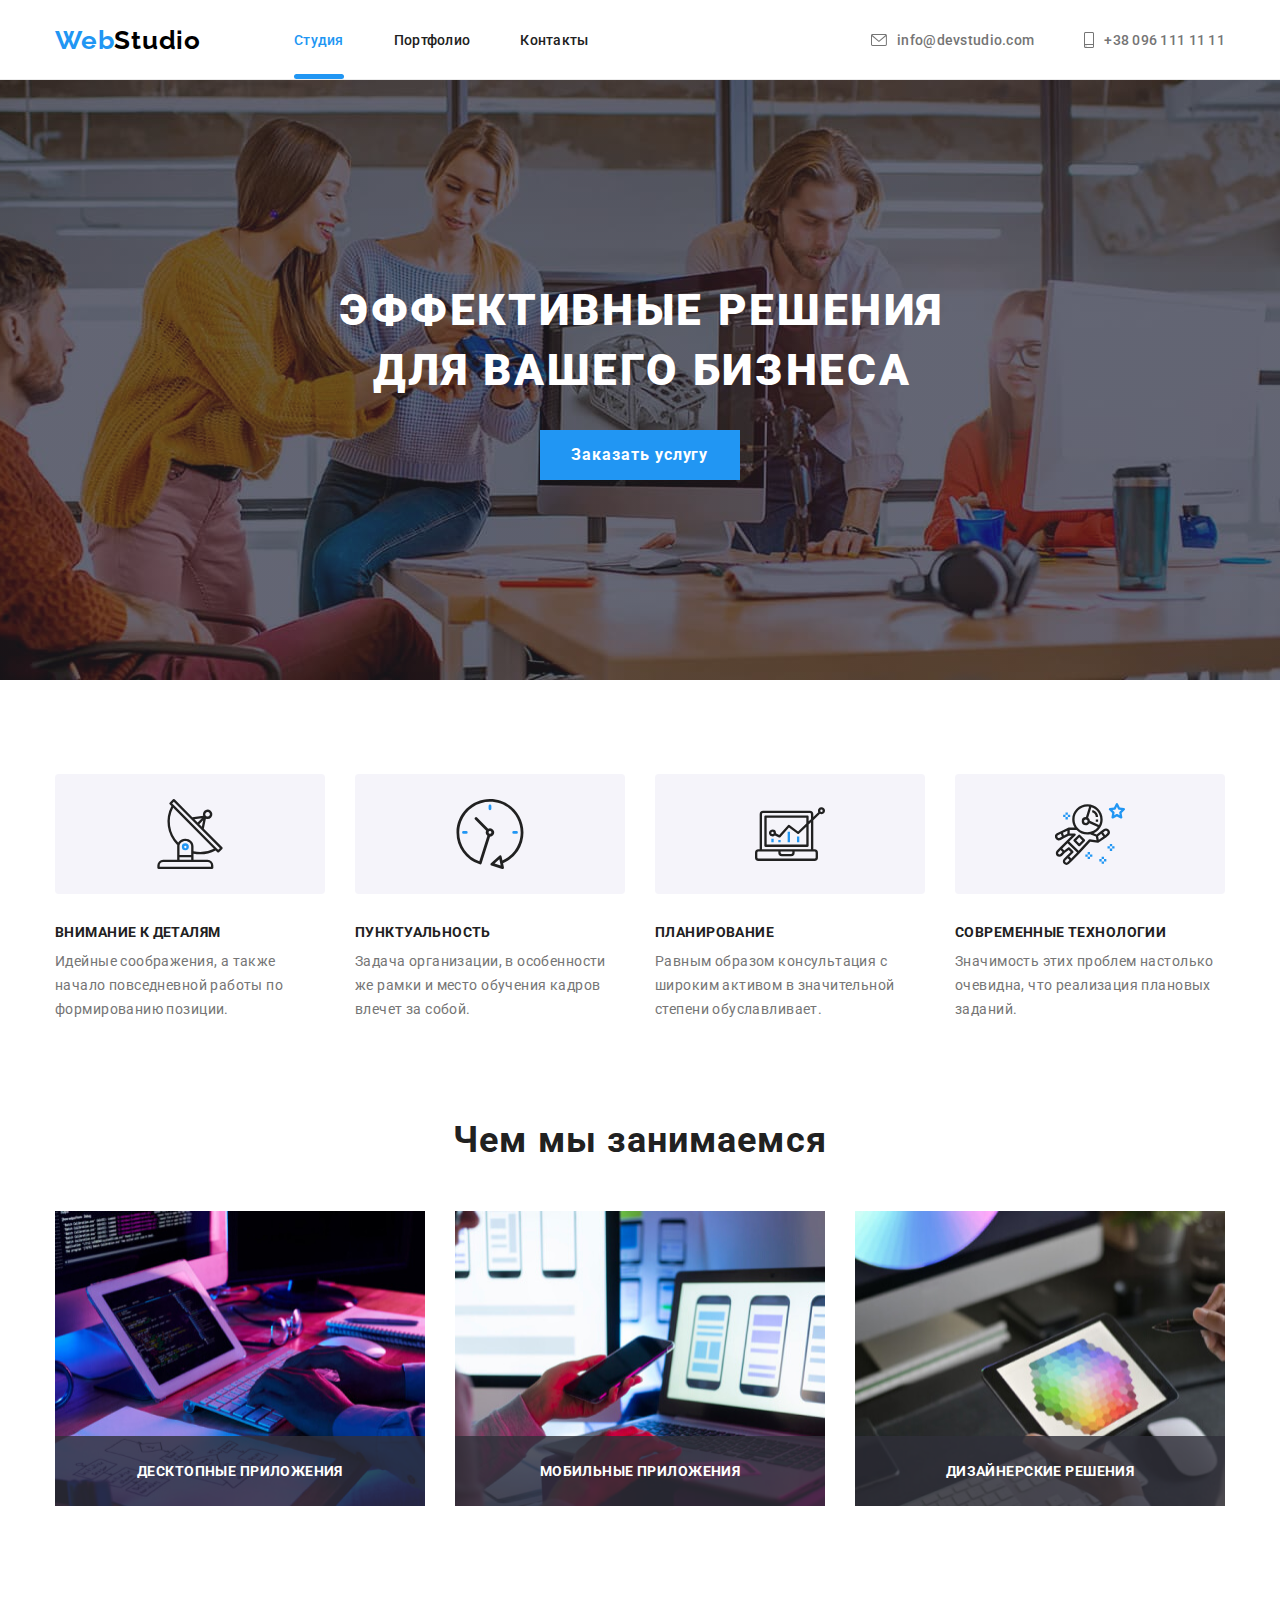
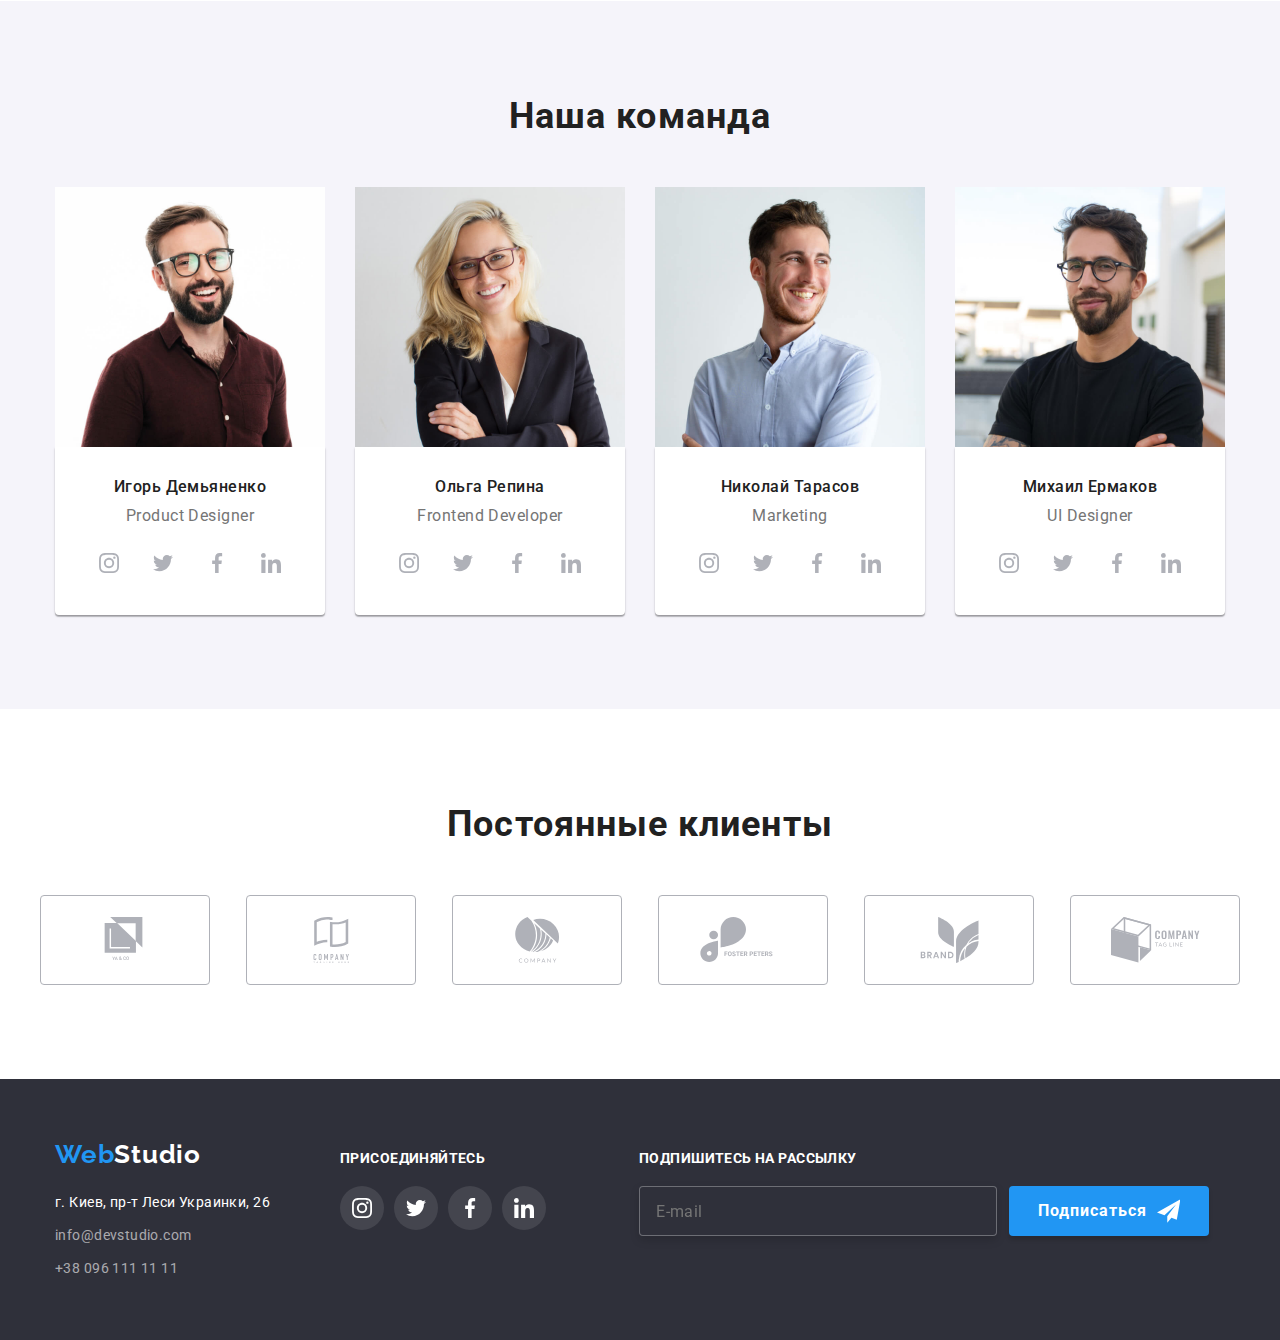
<file: index.html>
<!DOCTYPE html>
<html lang="ru">
    <head>
        <meta charset="UTF-8">
        <meta name="viewport" content="width=device-width, initial-scale=1.0">
        <title>Главная</title>
        <link rel="stylesheet" href="https://cdnjs.cloudflare.com/ajax/libs/modern-normalize/1.0.0/modern-normalize.css">
        <link rel="stylesheet" href="https://fonts.googleapis.com/css2?family=Raleway:wght@700&family=Roboto:wght@400;500;700;900&display=swap">
        <link rel="stylesheet" href="css/styles.css">
        <link rel="stylesheet" href="https://cdnjs.cloudflare.com/ajax/libs/animate.css/4.1.1/animate.min.css"/>
    </head>
    <body class="body">
        <!-- Шапка сайта -->
        <header class="header">
            <div class="container">
                <nav class="navigation">
                    <a class="logo link" href="./index.html" aria-label="логотип WebStudio">Web<span class="logo-text-header">Studio</span></a>
                    <ul class="navigation-list list">
                        <li class="navigation-list-item">
                            <a class="navigation-list-link-color link underline" href="">Студия</a>
                        </li> 
                        <li class="navigation-list-item">
                            <a class="navigation-list-link link" href="./portfolio.html">Портфолио</a>
                        </li>
                        <li class="navigation-list-item">
                            <a class="navigation-list-link link" href="">Контакты</a>
                        </li>
                    </ul>
                </nav>
                <!-- Контакты -->
                <address class="address">
                    <ul class="link list">
                        <li class="link-item">
                            <a class="header-contacts-link link" href="mailto:info@devstudio.com">
                                <svg class="icon-envelope">
                                    <use href="./images/sprite.svg#icon-envelope"></use>
                                </svg>
                                info@devstudio.com
                            </a>
                        </li>
                        <li class="link-item">
                            <a class="header-contacts-link link" href="tel:+380961111111">
                                <svg class="icon-smartphone">
                                    <use href="./images/sprite.svg#icon-smartphone"></use>
                                </svg>
                                +38 096 111 11 11
                            </a>
                        </li>
                    </ul>
                </address>
            </div>   
        </header>

        <main>
            <!-- HERO -->
            <section class="hero">
                <div class="container">
                    <h1 class="hero-subtitle">Эффективные решения для вашего бизнеса</h1>
                    <button class="model-btn" type="button" data-modal-open>Заказать услугу</button>
                </div>
            </section>
            <!-- Особенности -->
            <section class="features-section">
                <div class="container">
                    <h2 hidden>Особенности</h2>
                    <ul class="list">
                        <li class="list-item icon-antenna">
                            <h3 class="features-subtitle">Внимание к деталям</h3>
                            <p class="features-text">Идейные соображения, а также начало повседневной работы по формированию позиции.</p>
                        </li>
                        <li class="list-item icon-clock">
                            <h3 class="features-subtitle">Пунктуальность</h3>
                            <p class="features-text">Задача организации, в особенности же рамки и место обучения кадров влечет за собой.</p>
                        </li>
                        <li class="list-item icon-diagram">
                            <h3 class="features-subtitle">Планирование</h3>
                            <p class="features-text">Равным образом консультация с широким активом в значительной степени обуславливает.</p>
                        </li>
                        <li class="list-item icon-austronaut">
                            <h3 class="features-subtitle">Современные технологии</h3>
                            <p class="features-text">Значимость этих проблем настолько очевидна, что реализация плановых заданий.</p>
                        </li>
                    </ul>
                </div>
            </section>
            <!-- Галерея работ -->           
            <section class="gallery-section">
                <div class="container">
                    <h2 class="title">Чем мы занимаемся</h2>
                    <ul class="gallery-list list">
                        <li class="gallery-list-item">
                            <div class="gallery-list-img-wrapper">
                                <img class="gallery-img" src="./images/gallery/box1.jpg" alt="Человек набирает текст на клавиатуре" width="370" height="295">
                                <p class="overlay-gallery">Десктопные приложения</p>
                            </div>
                        </li>
                        <li class="gallery-list-item">
                            <div class="gallery-list-img-wrapper">
                                <img class="gallery-img" src="./images/gallery/box2.jpg" alt="Человек держит мобильный телефон перед монитором ноутбука" width="370" height="295">
                                <p class="overlay-gallery">Мобильные приложения</p>
                            </div>
                        </li>
                        <li class="gallery-list-item">
                            <div class="gallery-list-img-wrapper">
                                <img class="gallery-img" src="./images/gallery/box3.jpg" alt="Человек держит планшет перед монитором компьютера" width="370" height="295">
                                <p class="overlay-gallery">Дизайнерские решения</p>
                            </div>
                        </li>
                    </ul>
                </div>
            </section>           
            <!-- Наша команда -->
            <section class="team-section">
                <div class="container">
                    <h2 class="title">Наша команда</h2>
                    <ul class="team-list list">
                        <li class="team-item">
                            <img class="team-list-img" src="./images/team/demyanenko.jpg" alt="Фото Игорь Демьяненко" width="270" height="260">
                            <div class="item-container">
                                <h3 class="team-list-name">Игорь Демьяненко</h3>
                                <p class="team-text" lang="en">Product Designer</p>
                                <ul class="social-list list">
                                    <li class="social-list-item">
                                        <a class="social-list-link-light" href="">
                                            <svg class="social-list-svg-light">
                                                <use href="./images/sprite.svg#icon-instagram"></use>
                                            </svg>
                                        </a>
                                    </li>
                                    <li class="social-list-item">
                                        <a class="social-list-link-light" href="">
                                            <svg class="social-list-svg-light">
                                                <use href="./images/sprite.svg#icon-twitter"></use>
                                            </svg>
                                        </a>
                                    </li>
                                    <li class="social-list-item">
                                        <a class="social-list-link-light" href="">
                                            <svg class="social-list-svg-light">
                                                <use href="./images/sprite.svg#icon-facebook"></use>
                                            </svg>
                                        </a>
                                    </li>
                                    <li class="social-list-item">
                                        <a class="social-list-link-light" href="">
                                            <svg class="social-list-svg-light">
                                                <use href="./images/sprite.svg#icon-linkedin"></use>
                                            </svg>
                                        </a>
                                    </li>
                                </ul>
                            </div>
                        </li>
                        <li class="team-item">
                            <img class="team-list-img" src="./images/team/repina.jpg" alt="Фото Ольга Репина" width="270" height="260">
                            <div class="item-container"> 
                                <h3 class="team-list-name">Ольга Репина</h3>
                                <p class="team-text" lang="en">Frontend Developer</p>
                                <ul class="social-list list">
                                    <li class="social-list-item">
                                        <a class="social-list-link-light" href="">
                                            <svg class="social-list-svg-light">
                                                <use href="./images/sprite.svg#icon-instagram"></use>
                                            </svg>
                                        </a>
                                    </li>
                                    <li class="social-list-item">
                                        <a class="social-list-link-light" href="">
                                            <svg class="social-list-svg-light">
                                                <use href="./images/sprite.svg#icon-twitter"></use>
                                            </svg>
                                        </a>
                                    </li>
                                    <li class="social-list-item">
                                        <a class="social-list-link-light" href="">
                                            <svg class="social-list-svg-light">
                                                <use href="./images/sprite.svg#icon-facebook"></use>
                                            </svg>
                                        </a>
                                    </li>
                                    <li class="social-list-item">
                                        <a class="social-list-link-light" href="">
                                            <svg class="social-list-svg-light">
                                                <use href="./images/sprite.svg#icon-linkedin"></use>
                                            </svg>
                                        </a>
                                    </li>
                                </ul>
                            </div>
                        </li>
                        <li class="team-item">
                            <img class="team-list-img" src="./images/team/tarasov.jpg" alt="Фото Николай Тарасов" width="270" height="260">
                            <div class="item-container">
                                <h3 class="team-list-name">Николай Тарасов</h3>
                                <p class="team-text" lang="en">Marketing</p>
                                <ul class="social-list list">
                                    <li class="social-list-item">
                                        <a class="social-list-link-light" href="">
                                            <svg class="social-list-svg-light">
                                                <use href="./images/sprite.svg#icon-instagram"></use>
                                            </svg>
                                        </a>
                                    </li>
                                    <li class="social-list-item">
                                        <a class="social-list-link-light" href="">
                                            <svg class="social-list-svg-light">
                                                <use href="./images/sprite.svg#icon-twitter"></use>
                                            </svg>
                                        </a>
                                    </li>
                                    <li class="social-list-item">
                                        <a class="social-list-link-light" href="">
                                            <svg class="social-list-svg-light">
                                                <use href="./images/sprite.svg#icon-facebook"></use>
                                            </svg>
                                        </a>
                                    </li>
                                    <li class="social-list-item">
                                        <a class="social-list-link-light" href="">
                                            <svg class="social-list-svg-light">
                                                <use href="./images/sprite.svg#icon-linkedin"></use>
                                            </svg>
                                        </a>
                                    </li>
                                </ul>
                            </div>
                        </li>
                        <li class="team-item">
                           <img class="team-list-img" src="./images/team/ermakov.jpg" alt="Фото Михаил Ермаков" width="270" height="260">
                           <div class="item-container">
                                <h3 class="team-list-name">Михаил Ермаков</h3>
                                <p class="team-text" lang="en">UI Designer</p>
                                <ul class="social-list list">
                                    <li class="social-list-item">
                                        <a class="social-list-link-light" href="">
                                            <svg class="social-list-svg-light">
                                                <use href="./images/sprite.svg#icon-instagram"></use>
                                            </svg>
                                        </a>
                                    </li>
                                    <li class="social-list-item">
                                        <a class="social-list-link-light" href="">
                                            <svg class="social-list-svg-light">
                                                <use href="./images/sprite.svg#icon-twitter"></use>
                                            </svg>
                                        </a>
                                    </li>
                                    <li class="social-list-item">
                                        <a class="social-list-link-light" href="">
                                            <svg class="social-list-svg-light">
                                                <use href="./images/sprite.svg#icon-facebook"></use>
                                            </svg>
                                        </a>
                                    </li>
                                    <li class="social-list-item">
                                        <a class="social-list-link-light" href="">
                                            <svg class="social-list-svg-light">
                                                <use href="./images/sprite.svg#icon-linkedin"></use>
                                            </svg>
                                        </a>
                                    </li>
                                </ul>
                            </div>
                        </li>   
                    </ul>
                </div>
            </section>
            <!-- Клиенты -->
            <section class="customers">
                <div class="container">
                    <h2 class="title">Постоянные клиенты</h2>
                    <ul class="customers-list list">
                        <li class="customers-item">
                            <a class="customers-item-link" href="">
                                <svg class="logo-list-svg">
                                    <use href="./images/sprite.svg#icon-logo1"></use>
                                </svg>
                            </a>
                        </li>
                        <li class="customers-item">
                            <a class="customers-item-link" href="">
                                <svg class="logo-list-svg">
                                    <use href="./images/sprite.svg#icon-logo2"></use>
                                </svg>
                            </a>
                        </li>
                        <li class="customers-item">
                            <a class="customers-item-link" href="">
                                <svg class="logo-list-svg">
                                    <use href="./images/sprite.svg#icon-logo3"></use>
                                </svg>
                            </a>
                        </li>
                        <li class="customers-item">
                            <a class="customers-item-link" href="">
                                <svg class="logo-list-svg">
                                    <use href="./images/sprite.svg#icon-logo4"></use>
                                </svg>
                            </a>
                        </li>
                        <li class="customers-item">
                            <a class="customers-item-link" href="">
                                <svg class="logo-list-svg">
                                    <use href="./images/sprite.svg#icon-logo5"></use>
                                </svg>
                            </a>
                        </li>
                        <li class="customers-item">
                            <a class="customers-item-link" href="">
                                <svg class="logo-list-svg">
                                    <use href="./images/sprite.svg#icon-logo6"></use>
                                </svg>
                            </a>
                        </li>
                    </ul>
                </div>
            </section>           
        </main>
        <!-- Подвал -->        
        <footer class="footer">
            <div class="container">
                <div class="footer-left-part">
                    <a class="logo link" href="./index.html" aria-label="логотип WebStudio">Web<span class="logo-white">Studio</span></a>
                    <address class="footer-address">
                        <ul class="footer-contacts footer-list address">
                            <li class="footer-item-address link">
                                <a class="footer-item-address-link link" href="https://goo.gl/maps/nuCdKgG8ZwwF333L9" target="_blank">г. Киев, пр-т Леси Украинки, 26</a>
                            </li>
                            <li class="footer-item">
                                <a class="footer-item-link link" href="mailto:info@devstudio.com">info@devstudio.com</a>
                            </li>
                            <li class="footer-item">
                                <a class="footer-item-link link" href="tel:+380961111111">+38 096 111 11 11</a>
                            </li>
                        </ul>
                    </address>
                </div>
                <div class="footer-right-part">
                    <h3 class="subtitle">присоединяйтесь</h3>
                    <ul class="footer-social-list list">
                        <li class="footer-social-list-item">
                            <a class="social-list-link-dark" href="">
                                <svg class="social-list-svg-dark">
                                    <use href="./images/sprite.svg#icon-instagram"></use>
                                </svg>
                            </a>
                        </li>
                        <li class="social-list-item">
                            <a class="social-list-link-dark" href="">
                                <svg class="social-list-svg-dark">
                                    <use href="./images/sprite.svg#icon-twitter"></use>
                                </svg>
                            </a>
                        </li>
                        <li class="social-list-item">
                            <a class="social-list-link-dark" href="">
                                <svg class="social-list-svg-dark">
                                    <use href="./images/sprite.svg#icon-facebook"></use>
                                </svg>
                            </a>
                        </li>
                        <li class="social-list-item">
                            <a class="social-list-link-dark" href="">
                                <svg class="social-list-svg-dark">
                                    <use href="./images/sprite.svg#icon-linkedin"></use>
                                </svg>
                            </a>
                        </li>
                    </ul>
                </div>
                <form action="#" method="GET" class="subscription-form">
                    <h3 class="subtitle">Подпишитесь на рассылку</h3>
                    <div class="subscription-input">
                        <input type="email" class="subscription-form_input" name="user-email-for-subscription" id="user-email-for-subscription" placeholder="E-mail" required>
                        <button type="submit" class="subscription-form-btn"> Подписаться
                            <svg class="social-svg">
                                <use href="./images/sprite.svg#icon-telegram"></use>
                            </svg>
                        </button>
                    </div>
                </form>
            </div>
        </footer>
        <div class="backdrop is-hidden" data-modal>
            <div class="modal animate__bounceIn">
                <button type="button" class="close-btn" data-modal-close>
                    <svg class="button-close-svg">
                        <use href="./images/sprite.svg#icon-close"></use>
                    </svg>
                </button>
                <form action="#" method="GET" class="contact-form">
                    <h3 class="modal-subtitle">Оставьте свои данные, мы вам перезвоним</h3>
                    <label class="modal-paragraph" for="user-name">
                        Имя
                        <span class="modal-paragraph-wrapper">
                            <input type="text" class="contact-form_input" name="user-name" id="user-name" required>
                            <svg width="12" height="12" class="modal-svg">
                                <use href="./images/sprite.svg#icon-man"></use>
                            </svg>
                        </span>
                    </label> 
                    <label class="modal-paragraph" for="user-phone">
                        Телефон
                        <span class="modal-paragraph-wrapper">
                            <input type="tel" class="contact-form_input" name="user-phone" id="user-phone" required>
                            <svg width="13" height="13" class="modal-svg">
                                <use href="./images/sprite.svg#icon-tel"></use>
                            </svg>
                        </span>
                    </label> 
                    <label class="modal-paragraph" for="user-email">
                        Почта
                        <span class="modal-paragraph-wrapper">
                            <input type="email" class="contact-form_input" name="user-email" id="user-email" required>
                            <svg width="15" height="12" class="modal-svg">
                                <use href="./images/sprite.svg#icon-mail"></use>
                            </svg>
                        </span>
                    </label>
                    <h4 class="contact-form_group-title">Комментарий</h4> 
                    <textarea name="user-message" class="contact-form_message" placeholder="Введите текст"></textarea>
                    <input type="checkbox" class="contact-form_radio visually-hidden" name="check-policy" value="accapt-policy" id="check-policy">
                    <label class="checkbox-text" for="check-policy">Соглашаюсь с рассылкой и принимаю &nbsp;<a class="checkbox-link" href="#">Условия договора</a></label>
                    <div class="btn-wrapper"> 
                        <button type="submit" class="contact-form-btn">Отправить</button>
                    </div>
                </form>
            </div>
        </div>
        <script src="./js/modal.js"></script>
    </body>
</html>
</file>
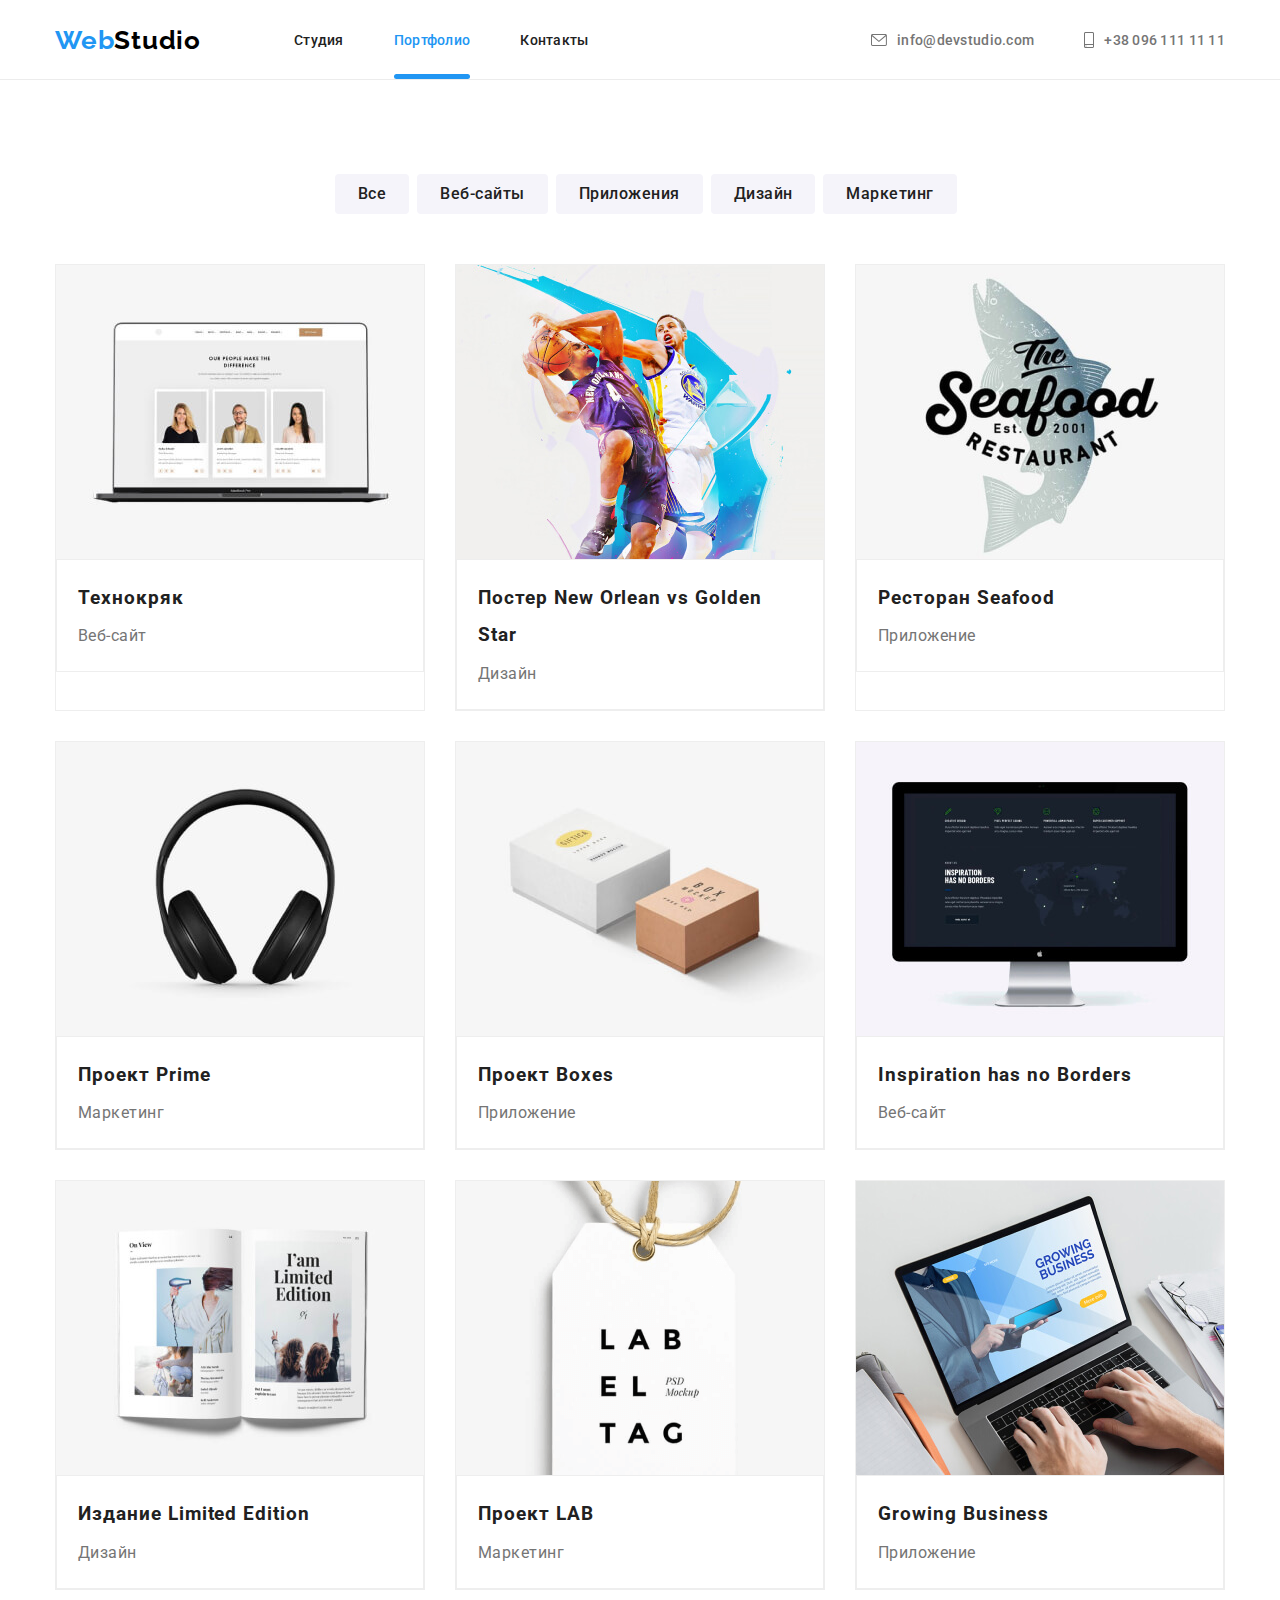
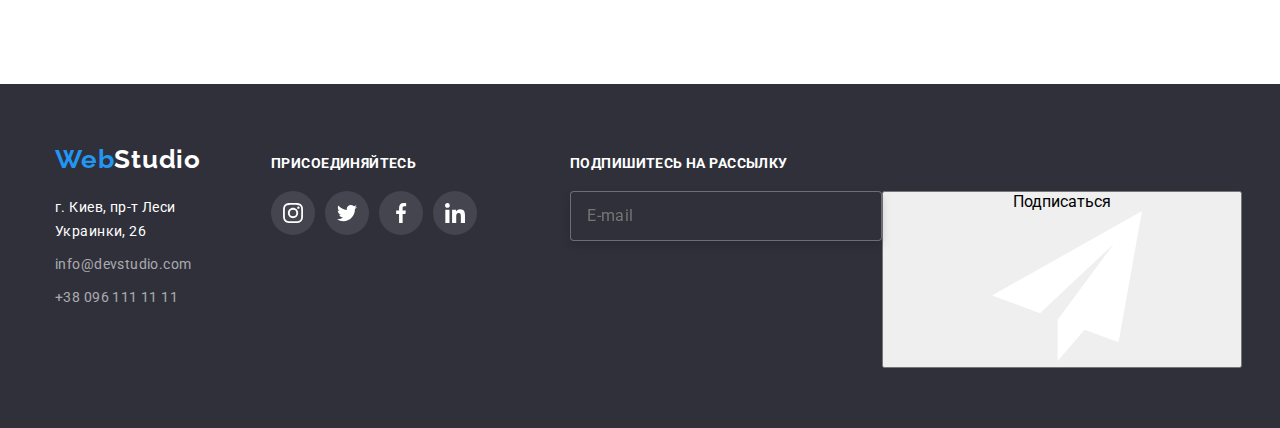
<file: portfolio.html>
<!DOCTYPE html>
<html lang="ru">
<head>
    <meta charset="UTF-8">
    <meta name="viewport" content="width=device-width, initial-scale=1.0">
    <title>Портфолио</title>
    <link rel="stylesheet" href="https://cdnjs.cloudflare.com/ajax/libs/modern-normalize/1.0.0/modern-normalize.css">
    <link rel="stylesheet" href="https://fonts.googleapis.com/css2?family=Raleway:wght@700&family=Roboto:wght@400;500;700;900&display=swap">
    <link rel="stylesheet" href="./css/styles.css">
</head>

<body class="body">
    <!-- Шапка сайта -->
    <header class="header">
        <div class="container">
            <nav class="navigation">
                <a class="logo link" href="./index.html" aria-label="логотип WebStudio">Web<span class="logo-text-header">Studio</span></a>
                <ul class="navigation-list list">
                    <li class="navigation-list-item">
                        <a class="navigation-list-link link" href="./index.html">Студия</a>
                    </li> 
                    <li class="navigation-list-item">
                        <a class="navigation-list-link-color link underline" href="">Портфолио</a>
                    </li>
                    <li class="navigation-list-item">
                        <a class="navigation-list-link link" href="">Контакты</a>
                    </li>
                </ul>
            </nav>
            <!-- Контакты -->
            <address class="address">
                <ul class="link list">
                    <li class="link-item">
                        <a class="header-contacts-link link" href="mailto:info@devstudio.com">
                            <svg class="icon-envelope">
                                <use href="./images/sprite.svg#icon-envelope"></use>
                            </svg>
                            info@devstudio.com
                        </a>
                    </li>
                    <li class="link-item">
                        <a class="header-contacts-link link" href="tel:+380961111111">
                            <svg class="icon-smartphone">
                                <use href="./images/sprite.svg#icon-smartphone"></use>
                            </svg>
                            +38 096 111 11 11
                        </a>
                    </li>
                </ul>
            </address>
        </div>
    </header>
    <!-- Все -->
    <main>
        <!-- Шапка галереи -->
        <section class="portfolio-section">
            <div class="container">
                <h1 hidden>Веб-студия</h1>
                <ul class="portfolio-list list">
                    <li class="portfolio-item">
                        <button class="portfolio-model-btn" type="button">Все</button>
                    </li>
                    <li class="portfolio-item">
                        <button class="portfolio-model-btn" type="button">Веб-сайты</button>
                    </li>
                    <li class="portfolio-item">
                        <button class="portfolio-model-btn" type="button">Приложения</button>
                    </li>
                    <li class="portfolio-item">
                        <button class="portfolio-model-btn" type="button">Дизайн</button>
                    </li>
                    <li class="portfolio-item">
                        <button class="portfolio-model-btn" type="button">Маркетинг</button>
                    </li>
                </ul>
                <!-- Галерея -->
                <h2 class="visually-hidden">Site</h2>
                <ul class="gallery-portfolio-list list">
                    <li class="gallery-portfolio-item">
                        <a class="gallery-portfolio-link link" href="">
                            <div class="gallery-portfolio-img-wrapper">
                                <img class="gallery-portfolio-img" src="./images/portfolio/technocryk.jpg" alt="Три специалиста на экране ноутбука">
                                <p class="overlay">
                                Технокряк это современная площадка распространения коронавируса. Компании используют эту платформу для цифрового шпионажа и атак на защищённые сервера конкурентов.
                                </p>
                            </div>
                            <div class="portfolio-container">
                                <h3 class="gallery-portfolio-subtitle">Технокряк</h3>
                                <p class="gallery-portfolio-text">Веб-сайт</p>
                            </div>
                        </a>
                    </li>
                    <li class="gallery-portfolio-item">
                        <a class="gallery-portfolio-link link" href="">
                            <div class="gallery-portfolio-img-wrapper">
                                <img class="gallery-portfolio-img" src="./images//portfolio/poster.jpg" alt="Постер New Orlean vs Golden Star">
                                <p class="overlay"></p>
                            </div>
                            <div class="portfolio-container">
                                <h3 class="gallery-portfolio-subtitle">Постер New Orlean vs Golden Star</h3>
                                <p class="gallery-portfolio-text">Дизайн</p>
                            </div>
                        </a>
                    </li>
                    <li class="gallery-portfolio-item">
                        <a class="gallery-portfolio-link link" href="">
                            <div class="gallery-portfolio-img-wrapper">
                                <img class="gallery-portfolio-img" src="./images/portfolio/seafood.jpg" alt="Логотип ресторана Seafood">
                                <p class="overlay"></p>
                            </div>
                            <div class="portfolio-container">
                                <h3 class="gallery-portfolio-subtitle">Ресторан Seafood</h3>
                                <p class="gallery-portfolio-text">Приложение</p>
                            </div>    
                        </a>
                    </li>
                    <li class="gallery-portfolio-item">
                        <a class="gallery-portfolio-link link" href="">
                            <div class="gallery-portfolio-img-wrapper">
                                <img class="gallery-portfolio-img" src="./images/portfolio/prime.jpg" alt="Наушники">
                                <p class="overlay"></p>
                            </div>
                            <div class="portfolio-container">
                                <h3 class="gallery-portfolio-subtitle">Проект Prime</h3>
                                <p class="gallery-portfolio-text">Маркетинг</p>
                            </div>    
                        </a>
                    </li>
                    <li class="gallery-portfolio-item">
                        <a class="gallery-portfolio-link link" href="">
                            <div class="gallery-portfolio-img-wrapper">
                                <img class="gallery-portfolio-img" src="./images/portfolio/boxes.jpg" alt="Белая и бежевая коробки">
                                <p class="overlay"></p>
                            </div>
                            <div class="portfolio-container">
                                <h3 class="gallery-portfolio-subtitle">Проект Boxes</h3>
                                <p class="gallery-portfolio-text">Приложение</p>
                            </div>    
                        </a>
                    </li>
                    <li class="gallery-portfolio-item">
                        <a class="gallery-portfolio-link link" href="">
                            <div class="gallery-portfolio-img-wrapper">
                                <img class="gallery-portfolio-img" src="./images/portfolio/web-site.jpg" alt="Включенный монитор компьютера">
                                <p class="overlay"></p>
                            </div>
                            <div class="portfolio-container">
                                <h3 class="gallery-portfolio-subtitle" lang="en">Inspiration has no Borders</h3>
                                <p class="gallery-portfolio-text">Веб-сайт</p>
                            </div>    
                        </a>
                    </li>
                    <li class="gallery-portfolio-item">
                        <a class="gallery-portfolio-link link" href="">
                            <div class="gallery-portfolio-img-wrapper">
                                <img class="gallery-portfolio-img" src="./images/portfolio/edition.jpg" alt="Раскрытый журнал">
                                <p class="overlay"></p>
                            </div>
                            <div class="portfolio-container">
                                <h3 class="gallery-portfolio-subtitle">Издание Limited Edition</h3>
                                <p class="gallery-portfolio-text">Дизайн</p> 
                            </div>    
                        </a> 
                    </li>
                    <li class="gallery-portfolio-item">
                        <a class="gallery-portfolio-link link" href="">
                            <div class="gallery-portfolio-img-wrapper">
                                <img class="gallery-portfolio-img" src="./images/portfolio/lab.png" alt="Бирка">
                                <p class="overlay"></p>
                            </div>
                            <div class="portfolio-container">
                                <h3 class="gallery-portfolio-subtitle">Проект LAB</h3>
                                <p class="gallery-portfolio-text">Маркетинг</p>
                            </div>    
                        </a>
                    </li>
                    <li class="gallery-portfolio-item">
                        <a class="gallery-portfolio-link link" href="">
                            <div class="gallery-portfolio-img-wrapper">
                                <img class="gallery-portfolio-img" src="./images/portfolio/application.jpg" alt="Человек работает с ноутбука">
                                <p class="overlay"></p>
                            </div>
                            <div class="portfolio-container">
                                <h3 class="gallery-portfolio-subtitle" lang="en">Growing Business</h3>
                                <p class="gallery-portfolio-text">Приложение</p>
                            </div>
                        </a>
                    </li>
                </ul>
            </div>
        </section>
    </main>
    <!-- Подвал -->        
    <footer class="footer">
        <div class="container">
            <div class="footer-left-part">
                <a class="logo link" href="./index.html" aria-label="логотип WebStudio">Web<span class="logo-white">Studio</span></a>
                <address class="footer-address">
                    <ul class="footer-contacts footer-list address">
                        <li class="footer-item-address link">
                            <a class="footer-item-address-link link" href="https://goo.gl/maps/nuCdKgG8ZwwF333L9" target="_blank">г. Киев, пр-т Леси Украинки, 26</a>
                        </li>
                        <li class="footer-item">
                            <a class="footer-item-link link" href="mailto:info@devstudio.com">info@devstudio.com</a>
                        </li>
                        <li class="footer-item">
                            <a class="footer-item-link link" href="tel:+380961111111">+38 096 111 11 11</a>
                        </li>
                    </ul>
                </address>
            </div>
            <div class="footer-right-part">
                <h3 class="subtitle">присоединяйтесь</h3>
                <ul class="footer-social-list list">
                    <li class="footer-social-list-item">
                        <a class="social-list-link-dark" href="">
                            <svg class="social-list-svg-dark">
                                <use href="./images/sprite.svg#icon-instagram"></use>
                            </svg>
                        </a>
                    </li>
                    <li class="social-list-item">
                        <a class="social-list-link-dark" href="">
                            <svg class="social-list-svg-dark">
                                <use href="./images/sprite.svg#icon-twitter"></use>
                            </svg>
                        </a>
                    </li>
                    <li class="social-list-item">
                        <a class="social-list-link-dark" href="">
                            <svg class="social-list-svg-dark">
                                <use href="./images/sprite.svg#icon-facebook"></use>
                            </svg>
                        </a>
                    </li>
                    <li class="social-list-item">
                        <a class="social-list-link-dark" href="">
                            <svg class="social-list-svg-dark">
                                <use href="./images/sprite.svg#icon-linkedin"></use>
                            </svg>
                        </a>
                    </li>
                </ul>
            </div>
            <form action="#" method="GET" class="subscription-form">
                <h3 class="subtitle">Подпишитесь на рассылку</h3>
                <div class="subscription-input">
                    <input type="email" class="subscription-form_input" name="user-email" id="user-email" placeholder="E-mail" required>
                    <button type="submit" class="subscription-form_submit"> Подписаться
                        <svg class="social-svg">
                            <use href="./images/sprite.svg#icon-telegram"></use>
                        </svg>
                    </button>
                </div>
            </form>
        </div>
    </footer>
</body>
</html>
</file>
<file: css/styles.css>
:root {
    --main-font: "Roboto", sans-serif;
    --secondary-font: "Raleway", sans-serif;
    --main-text-color: #757575;
    --the-text-color-of-subtitle: #212121;
    --accent-color: #2196F3;
    --footer-color-item:  rgba(255, 255, 255, 0.6);
    --footer-color-item-address: #fff;
    --background-footer: #2F303A;
    --background-section: #F5F4FA;
    --logo-text-footer: #fff;
    --logo-text-header: #000;
    --color-svg: #afb1b8;
}

*,
*::before,
*::after {
    margin: 0;
    padding: 0;
}

/* =============== COMPONENTS =============== */
body {
    font-family: var(--main-font);
    font-style: normal;
}

.visually-hidden {
    position: absolute !important;
    clip: rect(1px 1px 1px 1px); /* IE6, IE7 */
    clip: rect(1px, 1px, 1px, 1px);
    padding: 0 !important;
    border: 0 !important;
    height: 1px !important;
    width: 1px !important;
    overflow: hidden;
  }

.list {
   list-style: none;
}

.link {
    text-decoration: none;
}

.address {
    font-style: normal;
}

img {
    display: block;
}

.title {
    height: 42px;
    margin-bottom: 50px;
    font-weight: 700;
    font-size: 36px;
    line-height: 1.167;
    text-align: center;
    letter-spacing: 0.03em;
    color: var(--the-text-color-of-subtitle); 
}

.container {
    width: 1200px;
    padding: 0 15px;
    margin: 0 auto;
    align-items: center;
}
/* =============== END COMPONENTS =============== */

/* =============== HEADER =============== */
.header {
    height: 80px;
    padding: 25px 0;
    border-bottom: 1px solid #ececec;
}
.header .container {
    display: flex;
}

.navigation {
    display: flex;
    align-items: center;
}

.header .navigation-list {
    display: flex;
}

.header .link {
    display: flex; 
}

.address {
    margin-left: auto;
}

.link-item:not(:last-child) {
    margin-right: 50px;
} 

.header .logo {
    margin-right: 93px;
}

.logo {
    font-family: var(--secondary-font);
    font-weight: 700;
    font-size: 26px;
    line-height: 1.192;
    letter-spacing: 0.03em;
    color: var(--accent-color);
}

.navigation-list-item:not(:last-child) {
    margin-right: 50px;
}
 
.logo-text-header {
    color: var(--logo-text-header);
}

.navigation-list-link {
    font-weight: 500;
    font-size: 14px;
    line-height: 1.143;
    letter-spacing: 0.02em;
    color: var(--the-text-color-of-subtitle);
    transition: all 250ms cubic-bezier(0.4, 0, 0.2, 1)
}

.header-contacts-link {
    display: flex;
    align-items: center;
    font-weight: 500;
    font-size: 14px;
    line-height: 1.143;
    letter-spacing: 0.02em;
    color: var(--main-text-color);
    transition: all 250ms cubic-bezier(0.4, 0, 0.2, 1);
}

.header-contacts-link:hover .icon-envelope,
.header-contacts-link:focus .icon-envelope {
    fill: var(--accent-color);
}

.icon-envelope {
    width: 16px;
    height: 12px;
    margin-right: 10px;
    fill: #757575;
    transition: all 250ms cubic-bezier(0.4, 0, 0.2, 1)
}

.header-contacts-link:hover .icon-smartphone,
.header-contacts-link:focus .icon-smartphone {
    fill: var(--accent-color);
}

.icon-smartphone {
    width: 10px;
    height: 16px;
    margin-right: 10px;
    fill: #757575;
    transition: all 250ms cubic-bezier(0.4, 0, 0.2, 1)
}

.navigation-list-link:hover,
.navigation-list-link:focus,
.header-contacts-link:hover,
.header-contacts-link:focus {
    color: var(--accent-color);
}

.navigation-list-link-color {
    position: relative;
    display: block;
    font-weight: 500;
    font-size: 14px;
    line-height: 1.143;
    letter-spacing: 0.02em;
    color: var(--accent-color);
}

.underline::after {
    position: absolute;
    left: 0;
    content: "";
    display: block;
    height: 5px;
    width: 100%;
    bottom: -31px;
    border-radius: 4px;
    background-color: var(--accent-color);
}

/* =============== END HEADER =============== */

/* =============== HERO =============== */
.hero .container {
    height: 600px;
    padding-top: 200px;
    padding-bottom: 200px;
}
.hero {
    max-width: 1600px;
    height: 600px;
    margin-left: auto;
    margin-right: auto;
    background-image: linear-gradient(
        rgba(47, 48, 58, 0.4), 
        rgba(47, 48, 58, 0.4)
    ),
        url("../images/hero/bg.jpg");
    background-repeat: no-repeat;
    background-position: center;
    background-size: cover;
    text-align: center;
}

.hero-subtitle {
    margin-left: 237px;
    width: 700px; 
    font-weight: 900;
    font-size: 44px;
    line-height: 1.364;
    letter-spacing: 0.06em;
    text-transform: uppercase;
    color: #fff;
}

.model-btn { 
    display: flex;
    align-items: center;
    padding: 10px 30px;
    min-width: 200px;
    height: 50px;
    margin-top: 30px;
    margin-left: 485px;
    border: 1px solid transparent;
    font-family: var(--main-font);
    font-weight: 700;
    font-size: 16px;
    line-height: 1.875;
    letter-spacing: 0.06em;
    color: #fff;
    background: var(--accent-color);
    /* transform: scale(1.25); */
}
/* =============== END HERO =============== */

/* =============== MODAL FORM =============== */
.backdrop {
    position: fixed;
    top: 0;
    left: 0;
    width: 100%;
    height: 100%;
    background: rgba(0, 0, 0, 0.2);
    transition: all 250ms linear;
}

.backdrop.is-hidden {
    opacity: 0;
    pointer-events: none;
    visibility: hidden;
    transition: all 250ms linear 250ms;
}

.backdrop.is-hidden .modal {
    transform: translate(-50%, -50%) scale(0);
    transition: all 250ms linear 0ms;
}

.modal {
    position: absolute;
    top: 50%;
    left: 50%;
    transform: translate(-50%, -50%) scale(1);
    width: 528px;
    height: 590px; 
    padding: 40px;
    background-color: #fff;
    box-shadow: 0px 1px 3px rgba(0, 0, 0, 0.12), 0px 1px 1px rgba(0, 0, 0, 0.14), 0px 2px 1px rgba(0, 0, 0, 0.2);
    border-radius: 4px;
    transition: all 250ms linear 250ms;
}

.close-btn {
    position: absolute;
    top: 8px;
    right: 8px;
    width: 30px;
    height: 30px;
    background-color: #fff;
    border: 1px solid rgba(0, 0, 0, 0.1);
    border-radius: 50%;
    cursor: pointer;
    transition: fill 250ms cubic-bezier(0.4, 0, 0.2, 1);
}

.close-btn:focus + .button-close-svg {
    fill: var(--accent-color);
}

.button-close-svg {
    position: absolute;
    top: 50%;
    left: 50%;
    transform: translate(-50%, -50%);
    width: 18px;
    height: 18px;
    transition: fill 2500ms cubic-bezier(0.4, 0, 0.2, 1);
}

.contact-form {
    display: flex;
    flex-direction: column;
}

.modal-subtitle {
    margin-bottom: 12px;
    font-weight: 700;
    font-size: 20px;
    text-align: center;
    letter-spacing: 0.03em;
    color: var(--the-text-color-of-subtitle);
}

.modal-paragraph {
    margin-bottom: 10px;
    font-weight: 400;
    font-size: 12px;
    line-height: 1.667;
    letter-spacing: 0.01em;
    color: var(--main-text-color);
}

.modal-paragraph-wrapper {
    position: relative;
    display: block;
}

.contact-form_input {
   display: block;
   width: 100%;
   height: 40px;
   padding-left: 42px;
   font-weight: 400;
   font-size: 12px;
   line-height: 1.143;
   letter-spacing: 0.01em;
   color: rgba(117, 117, 117, 0.5);
   border: 1px solid rgba(33, 33, 33, 0.2);
   border-radius: 4px;
   cursor: pointer;
}

.contact-form_input:focus {
    border: 1px solid #2196F3;
}

.contact-form_input:focus + .modal-svg {
    fill: var(--accent-color);
}

.modal-svg {
    position: absolute;
    top: 50%;
    left: 12px;
    width: 18px;
    height: 18px; 
    transform: translateY(-50%);
}

.contact-form_group{
    padding-bottom: 10px;
}

.contact-form_group-title {
    font-weight: 400;
    font-size: 12px;
    line-height: 1.667;
    letter-spacing: 0.01em;
    color: var(--main-text-color);
}

.contact-form_message {
    width: 100%;
    height: 120px;
    padding: 12px 16px;
    margin-bottom: 20px;
    resize: none;
    font-weight: 400;
    font-size: 12px;
    line-height: 1.143;
    letter-spacing: 0.01em;
    color: rgba(117, 117, 117, 0.5);
    border: 1px solid rgba(33, 33, 33, 0.2);
    border-radius: 4px;
}

.checkbox-text {
    display: flex;
    align-items: center;
    font-weight: 400;
    font-size: 14px;
    line-height: 1.714;
    letter-spacing: 0.03em;
    color: var(--main-text-color);
    margin-bottom: 30px;
}

.checkbox-text::before {
    content: "";
    display: inline-block;
    width: 16px;
    height: 15px;
    margin-right: 7px;
    border: 2px solid #212121;
    border-radius: 3px;
}

.contact-form_radio:checked + .checkbox-text::before {
    display: inline-flex;
    background: var(--accent-color);
    border: 3px solid transparent; 
    background-image: url("../images/icon-check.svg");
    background-size: contain;
    background-origin: border-box;
    background-repeat: no-repeat;
    background-position: center;
    
} 

.checkbox-link {
    color: var(--accent-color);
}

.btn-wrapper {
    display: flex;
    justify-content: center;
}

.contact-form-btn {
    align-self: flex-start;
    text-align: center;
    width: 200px;
    height: 50px;
    font-weight: 700;
    font-size: 16px;
    line-height: 1.875;
    letter-spacing: 0.06em;
    background: #188CE8;
    color: #fff;
    border: 1px solid transparent;
    box-shadow: 0px 4px 4px rgba(0, 0, 0, 0.15);
    border-radius: 4px;
    cursor: pointer;
}
/* =============== END MODAL FORM =============== */

/* =============== FEATURES =============== */
.features-section {
    padding: 94px 0;
}

.features-section .list {
    display: flex;
    justify-content: space-between; 
}

.list-item {
    align-self: center;
    width: 270px;
    height: 251px;
}

.list-item::before {
    display: block;
    content: "";
    height: 120px;
    background-size: 70px 70px;
    background-repeat: no-repeat;
    background-position: center;
    background-color: #f5f4fA;
    margin-bottom: 30px;
    border-radius: 4px;
}

.icon-antenna::before {
    background-image: url("../images/antenna.svg");
}

.icon-clock::before {
    background-image: url("../images/clock.svg");
}

.icon-diagram::before {
    background-image: url("../images/diagram.svg");
}

.icon-austronaut::before {
    background-image: url("../images/austronaut.svg");
}

.features-subtitle {
    margin-bottom: 10px;
    width: 270px;
    font-weight: 700;
    font-size: 14px;
    line-height: 1.143;
    letter-spacing: 0.03em;
    text-transform: uppercase;
    color: var(--the-text-color-of-subtitle);
}

.features-text {
    width: 270px;
    height: 75px;
    font-weight: 400;
    font-size: 14px;
    line-height: 1.714;
    letter-spacing: 0.03em;
    color: var(--main-text-color);
}
/* =============== END FEATURES =============== */

/* =============== GALLERY =============== */
.gallery-section .list {
    display: flex;
    justify-content: space-between;
}
.gallery-section {
    padding-bottom: 95px;
}

.gallery-list-img-wrapper {
    position: relative;
}

.overlay-gallery {
    position: absolute;
    bottom: 0; 
    width: 100%;
    height: 70px;
    padding: 27px 82px;
    font-weight: 700;
    font-size: 14px;
    line-height: 1.143;
    text-align: center;
    letter-spacing: 0.03em;
    text-transform: uppercase;
    color: #fff;
    background: rgba(47, 48, 58, 0.8);
} 
/* =============== END GALLERY =============== */

/* =============== TEAM =============== */
.social-list-link-light {
    display: flex;
    align-items: center;
    justify-content: center;
    width: 44px;
    height: 44px;
    border-radius: 50%;
    background-color: #fff;
    transition: all 250ms cubic-bezier(0.4, 0, 0.2, 1)
}

.social-list-link-light:hover,
.social-list-link-light:focus {
    background-color: var(--accent-color);
}

.social-list-link-light:hover .social-list-svg-light,
.social-list-link-light:focus .social-list-svg-light {
    fill: #fff;
}

.social-list-svg-light {
    width: 20px;
    height: 20px;
    fill: var(--color-svg);
    transition: all 250ms cubic-bezier(0.4, 0, 0.2, 1)
}

.team-section {
    background: var(--background-section);
    padding-top: 94px;
    padding-bottom: 94px;
}

.team-section .list {
    display: flex;
    justify-content: space-between;
}

.item-container {
    padding: 30px 32px;
    width: 270px;
    height: 168px;
    background: #fff;
    box-shadow: 0px 1px 3px rgba(0, 0, 0, 0.12), 0px 1px 1px rgba(0, 0, 0, 0.14), 0px 2px 1px rgba(0, 0, 0, 0.2);
    border-radius: 0px 0px 4px 4px; 
}

.team-list-name {
    font-weight: 500;
    font-size: 16px;
    line-height: 1.188;
    text-align: center;
    letter-spacing: 0.03em;
    color: var(--the-text-color-of-subtitle);
    margin-bottom: 10px;
}

.team-text {
    font-weight: 400;
    font-size: 16px;
    line-height: 1.188;
    text-align: center;
    letter-spacing: 0.03em;
    color: var(--main-text-color);
    margin-bottom: 16px;
}
/* =============== END TEAM =============== */

/* =============== CUSTOMERS =============== */
.customers .container {
    padding: 94px 0;
}

.customers-list {
    display: flex;
    justify-content: space-between;
}

.customers-item-link {
    display: flex;
    align-items: center;
    justify-content: center;
    width: 170px;
    height: 90px;
    border: 1px solid #afb1b8;
    border-radius: 4px;
    transition: all 250ms cubic-bezier(0.4, 0, 0.2, 1)
}

.customers-item-link:hover,
.customers-item-link:focus {
    border: 1px solid  #2196F3 ;
}

.customers-item-link:hover .logo-list-svg,
.customers-item-link:focus .logo-list-svg {
    fill: var(--accent-color);
}

.logo-list-svg {
    width: 89px;
    height: 46px;
    fill: var(--color-svg);
    transition: all 250ms cubic-bezier(0.4, 0, 0.2, 1)
}

/* =============== END CUSTOMERS =============== */

/* =============== FOOTER =============== */
.footer {
    padding-top: 60px;
    padding-bottom: 60px;
    background: var(--background-footer);
}

.footer .container {
    display: flex;
    align-items: baseline;
}

.footer-list {
    list-style: none;
}

.logo-white {
    color: var(--logo-text-footer);
}

.footer-address {
    margin-top: 20px;
}

.footer-contacts {
    font-weight: 400;
    font-size: 14px;
    line-height: 24px;
    letter-spacing: 0.03em;
}

.footer-item {
    margin-top: 9px;
}

.footer-item-link {
    color: var(--footer-color-item);
}

.footer-item-address-link {
    color: var(--footer-color-item-address);
}

.footer-right-part {
    margin-left: 70px;
}

.subtitle {
    font-weight: 700;
    font-size: 14px;
    line-height: 1.143;
    letter-spacing: 0.03em;
    text-transform: uppercase;
    color: #fff;
    margin-bottom: 20px;
}

.footer-social-list {
    display: flex;
    justify-content: space-between;
    width: 206px;
    height: 44px;
}

.social-list-link-dark {
    display: flex;
    align-items: center;
    justify-content: center;
    width: 44px;
    height: 44px;
    border-radius: 50%;
    background-color: rgba(255, 255, 255, 0.1);
    transition: all 250ms cubic-bezier(0.4, 0, 0.2, 1);
}

.social-list-link-dark:hover,
.social-list-link-dark:focus {
    background-color: var(--accent-color);
}

.social-list-svg-dark {
    width: 20px;
    height: 20px;
    fill: #fff;
}

.subscription-form {
    margin-left: 93px;
}

.subscription-input {
    display: flex;
}

.subscription-form_input {
    display: flex;
    align-items: center;
    width: 358px;
    height: 50px;
    padding-left: 16px;
    font-weight: 400;
    font-size: 16px;
    line-height: 1.25;
    letter-spacing: 0.03em;
    color: rgba(255, 255, 255, 0.6);
    background: var(--background-footer);
    border: 1px solid rgba(255, 255, 255, 0.3);
    box-sizing: border-box;
    filter: drop-shadow(0px 4px 4px rgba(0, 0, 0, 0.15));
    border-radius: 4px;
    font-weight: normal;
    font-size: 16px;
    line-height: 20px;
}

.subscription-form-btn {
    display: flex;
    align-items: center;
    text-align: center;
    width: 200px;
    height: 50px; 
    padding: 10px 28px;
    margin-left: 12px;
    font-weight: 700;
    font-size: 16px;
    line-height: 1.875;
    letter-spacing: 0.06em;
    color: #fff;
    background: var(--accent-color);
    box-shadow: 0px 4px 4px rgba(0, 0, 0, 0.15);
    border-radius: 4px; 
    border: 1px solid transparent;
}

.social-svg {
    margin-left: 10px;
}

/* =============== END FOOTER =============== */

/* =============== PORTFOLIO =============== */
.portfolio-section {
    padding: 94px 0;
}
.portfolio-item:not(:last-child) {
    margin-right: 8px;
}

.portfolio-item {
    cursor: pointer;
}

.portfolio-model-btn {
    display: inline-block;
    text-align: center;
    padding: 6px 22px;
    border: 1px solid transparent;
    border-radius: 4px;
    background-color: var(--background-section);
    font-weight: 500;
    font-size: 16px;
    line-height: 1.625;
    letter-spacing: 0.03em;
    color: var(--the-text-color-of-subtitle);
    cursor: pointer;
    transition: all 250ms cubic-bezier(0.4, 0, 0.2, 1);
}

.portfolio-model-btn:hover,
.portfolio-model-btn:focus {
    color: #fff;
    background: var(--accent-color);
    box-shadow: 0px 3px 1px rgba(0, 0, 0, 0.1), 0px 1px 2px rgba(0, 0, 0, 0.08), 0px 2px 2px rgba(0, 0, 0, 0.12);
}

.portfolio-list {
    display: flex;
    margin-left: 280px;
    margin-bottom: 50px;
    font-weight: 500;
    font-size: 16px;
    line-height: 1.625;
    letter-spacing: 0.03em;
    color: var(--the-text-color-of-subtitle);
}

.gallery-portfolio-list {
    display: flex;
    flex-wrap: wrap;
}

.gallery-portfolio-item {
    width: 370px;
    margin-right: 30px;
    margin-bottom: 30px;
    box-sizing: border-box;
    background: #fff;
    border: 1px solid #eee;
    transition: all 250ms cubic-bezier(0.4, 0, 0.2, 1);
}

.gallery-portfolio-item:hover,
.gallery-portfolio-item:focus {
    box-shadow: 0px 1px 1px rgba(0, 0, 0, 0.12), 0px 4px 4px rgba(0, 0, 0, 0.06), 1px 4px 6px rgba(0, 0, 0, 0.16);
    transition: all 250ms cubic-bezier(0.4, 0, 0.2, 1) 
}

.gallery-portfolio-img-wrapper {
    position: relative;
    overflow: hidden;
}

.gallery-portfolio-item:hover .overlay,
.gallery-portfolio-item:focus .overlay {
    opacity: 1;
    visibility: visible;
    pointer-events: auto;
}

.overlay {
    position: absolute;
    top: 0;
    left: 0;
    width: 100%;
    height: 100%;
    padding: 63px 24px;
    font-weight: 400;
    font-size: 18px;
    line-height: 1.556;
    letter-spacing: 0.03em;
    color: #fff; 
    background: rgba(33, 150, 243, 0.9); 
    opacity: 0;
    visibility: hidden;
    pointer-events: none; 
    transform: translateY(100%);
    transition: all 250ms cubic-bezier(0.4, 0, 0.2, 1) 
}

.gallery-portfolio-item:hover .overlay,
.gallery-portfolio-item:focus .overlay {
    transform: translateY(0%);
    transition: all 250ms cubic-bezier(0.4, 0, 0.2, 1) ; 
}

.gallery-portfolio-item:nth-last-child(-n + 3) {
    margin-bottom: 0;
}

.gallery-portfolio-item:nth-child(3n) {
    margin-right: 0;
}

.portfolio-container {
    padding-left: 21px;
    padding-right: 21px;
    padding-top: 20px;
    padding-bottom: 20px;
    border: 1px solid #eee;
}

.gallery-portfolio-link {
    font-weight: 700;
    line-height: 2;
    letter-spacing: 0.06em;
    color: var(--the-text-color-of-subtitle);
    transition: all 250ms cubic-bezier(0.4, 0, 0.2, 1)
}

.gallery-portfolio-subtitle {
    margin-bottom: 4px;
}

.gallery-portfolio-text {
    font-weight: 400;
    font-size: 16px;
    line-height: 1.875;
    letter-spacing: 0.03em;
    color: var(--main-text-color);
}
/* =============== END PORTFOLIO =============== */
</file>
